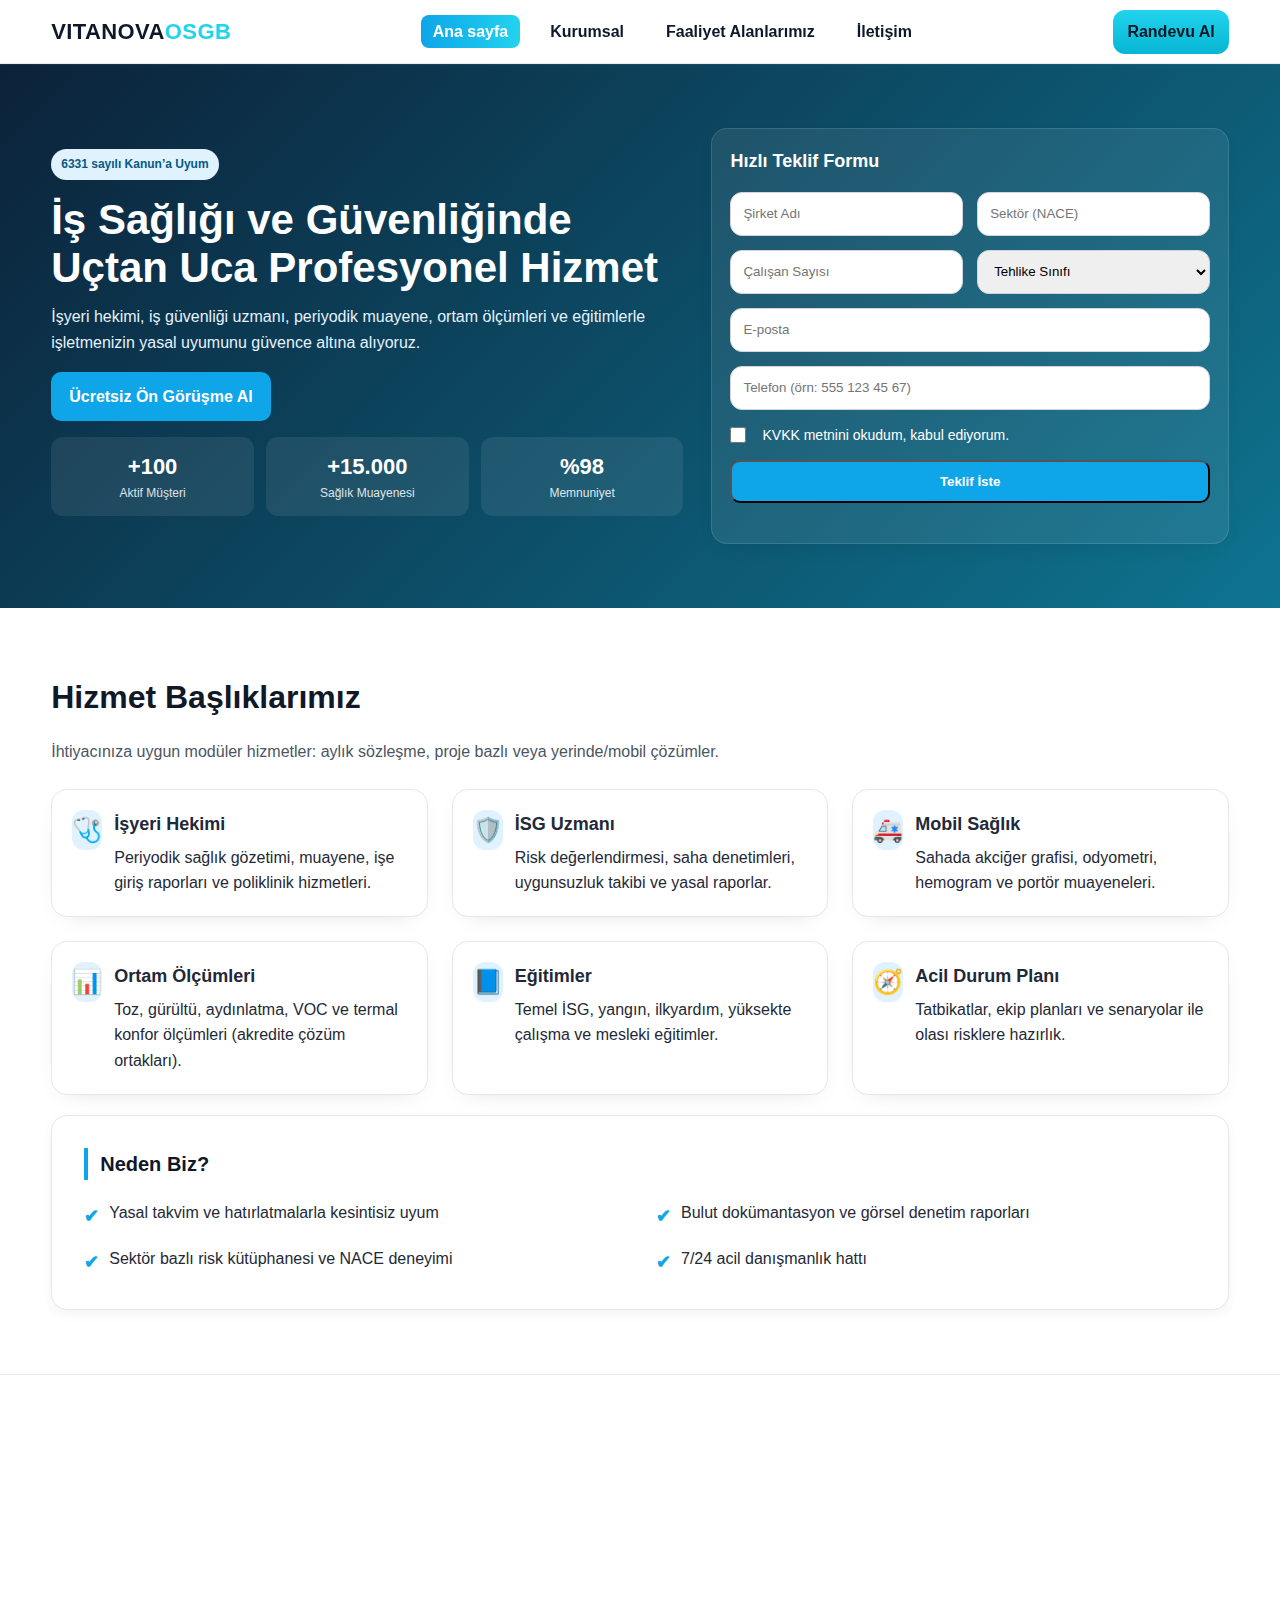
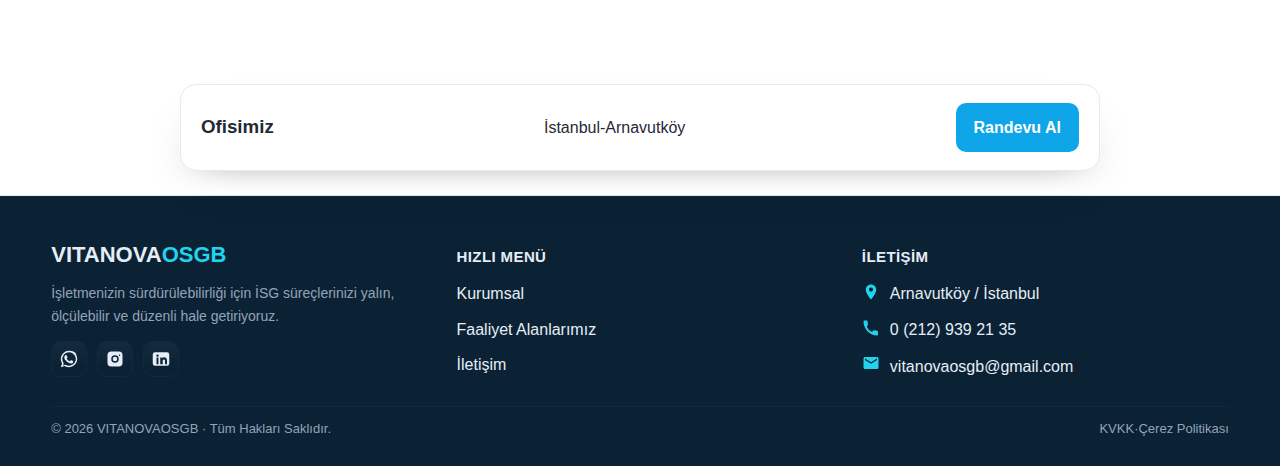
<file: index.html>
<!DOCTYPE html>
<html lang="tr">

<head>
    <meta charset="utf-8" />
    <meta name="viewport" content="width=device-width,initial-scale=1" />
    <title>OSGB Kurumsal – Ana Sayfa</title>
    <meta name="description"
        content="İşyeri hekimi, İSG uzmanı, mobil sağlık, risk analizi ve eğitimler. Yasal uyum ve sürdürülebilir iş güvenliği çözümleri." />
    <link rel="stylesheet" href="css/style.css"><!-- global -->
    <link rel="stylesheet" href="css/layout.css">
    <link rel="icon" href="/favicon.ico" type="image/x-icon">
    <link rel="apple-touch-icon" href="/favicon.png">
    <!-- Google tag (gtag.js) -->
    <script async src="https://www.googletagmanager.com/gtag/js?id=G-REVSWELS8Q"></script>
    <script> window.dataLayer = window.dataLayer || []; function gtag() { dataLayer.push(arguments); } gtag('js', new Date()); gtag('config', 'G-REVSWELS8Q'); </script>
</head>

<body>
    <!-- Header -->
    <div id="header"></div>

    <!-- Hero -->
    <section class="hero">

        <div class="hero-bg" aria-hidden="true">
            <img src="images/isg_slide_13.jpg" alt="">
            <img src="images/isg_slide_12.jpg" alt="">
            <img src="images/isg_slide_1.jpg" alt="">           
            <img src="images/isg_slide_4.jpg" alt="">
            <img src="images/isg_slide_10.jpg" alt="">
            <img src="images/isg_slide_5.jpg" alt="">
            <img src="images/isg_slide_6.jpg" alt="">
            <img src="images/isg_slide_3.jpg" alt="">
            <img src="images/isg_slide_7.jpg" alt="">
            <img src="images/isg_slide_8.jpg" alt="">
            <img src="images/isg_slide_9.jpg" alt="">           
            <img src="images/isg_slide_11.jpg" alt="">   
        </div>

        <div class="container">
            <div>
                <span class="badge">6331 sayılı Kanun’a Uyum</span>
                <h1>İş Sağlığı ve Güvenliğinde <br />Uçtan Uca Profesyonel Hizmet</h1>
                <p>İşyeri hekimi, iş güvenliği uzmanı, periyodik muayene, ortam ölçümleri ve eğitimlerle
                    işletmenizin yasal uyumunu güvence altına alıyoruz.</p>
                <a class="btn" href="iletisim.html">Ücretsiz Ön Görüşme Al</a>
                <div class="kpis">
                    <div class="k">
                        <div class="n">+100</div>
                        <div class="t">Aktif Müşteri</div>
                    </div>
                    <div class="k">
                        <div class="n">+15.000</div>
                        <div class="t">Sağlık Muayenesi</div>
                    </div>
                    <div class="k">
                        <div class="n">%98</div>
                        <div class="t">Memnuniyet</div>
                    </div>
                </div>
            </div>
            <div class="card">
                <h3>Hızlı Teklif Formu</h3>
            
                <form id="hizliTeklifForm" class="form mt-16">
                    <div class="row">
                        <input name="sirket" required placeholder="Şirket Adı">
                        <input name="nace" placeholder="Sektör (NACE)">
                    </div>
            
                    <div class="row">
                        <input name="calisanSayisi" type="number" min="1" placeholder="Çalışan Sayısı">
                        <select name="tehlikeSinifi" required>
                            <option value="">Tehlike Sınıfı</option>
                            <option>Az Tehlikeli</option>
                            <option>Tehlikeli</option>
                            <option>Çok Tehlikeli</option>
                        </select>
                    </div>
            
                    <input name="email" type="email" placeholder="E-posta">
                    <input id="telefonInput" name="telefon" required placeholder="Telefon (örn: 555 123 45 67)"
                        pattern="^(\+90|0)?\s?5\d{2}\s?\d{3}\s?\d{2}\s?\d{2}$"
                        title="Lütfen geçerli bir telefon girin (örn:555 123 45 67)">
            
                    <label class="small kvkk">
                        <input type="checkbox" name="kvkk" value="Onaylıyorum" required>
                        KVKK metnini okudum, kabul ediyorum.
                    </label>
                    
                    <button class="btn" type="submit">Teklif İste</button>
                </form>
            
                <!-- Başarı / hata mesajı -->
                <div id="formMesaj" class="small muted"></div>
            </div>
        </div>
    </section>

    <!-- Hizmetler (Faaliyetlerden seçme) -->
    <section class="section">
        <div class="container">
            <h2>Hizmet Başlıklarımız</h2>
            <p class="lead">İhtiyacınıza uygun modüler hizmetler: aylık sözleşme, proje bazlı veya yerinde/mobil
                çözümler.</p>

            <div class="grid features">
                <div class="feature card">
                    <div class="icon">🩺</div>
                    <div>
                        <h3>İşyeri Hekimi</h3>
                        <p>Periyodik sağlık gözetimi, muayene, işe giriş raporları ve poliklinik hizmetleri.</p>
                    </div>
                </div>
                <div class="feature card">
                    <div class="icon">🛡️</div>
                    <div>
                        <h3>İSG Uzmanı</h3>
                        <p>Risk değerlendirmesi, saha denetimleri, uygunsuzluk takibi ve yasal raporlar.</p>
                    </div>
                </div>
                <div class="feature card">
                    <div class="icon">🚑</div>
                    <div>
                        <h3>Mobil Sağlık</h3>
                        <p>Sahada akciğer grafisi, odyometri, hemogram ve portör muayeneleri.</p>
                    </div>
                </div>
                <div class="feature card">
                    <div class="icon">📊</div>
                    <div>
                        <h3>Ortam Ölçümleri</h3>
                        <p>Toz, gürültü, aydınlatma, VOC ve termal konfor ölçümleri (akredite çözüm ortakları).</p>
                    </div>
                </div>
                <div class="feature card">
                    <div class="icon">📘</div>
                    <div>
                        <h3>Eğitimler</h3>
                        <p>Temel İSG, yangın, ilkyardım, yüksekte çalışma ve mesleki eğitimler.</p>
                    </div>
                </div>
                <div class="feature card">
                    <div class="icon">🧭</div>
                    <div>
                        <h3>Acil Durum Planı</h3>
                        <p>Tatbikatlar, ekip planları ve senaryolar ile olası risklere hazırlık.</p>
                    </div>
                </div>
            </div>

            <div class="neden-biz card">
                <h3>Neden Biz?</h3>
                <div class="neden-grid">
                    <div class="neden-item">
                        <span class="icon">✔</span>
                        <p>Yasal takvim ve hatırlatmalarla kesintisiz uyum</p>
                    </div>
                    <div class="neden-item">
                        <span class="icon">✔</span>
                        <p>Bulut dokümantasyon ve görsel denetim raporları</p>
                    </div>
                    <div class="neden-item">
                        <span class="icon">✔</span>
                        <p>Sektör bazlı risk kütüphanesi ve NACE deneyimi</p>
                    </div>
                    <div class="neden-item">
                        <span class="icon">✔</span>
                        <p>7/24 acil danışmanlık hattı</p>
                    </div>
                </div>
            </div>
        </div>
    </section>

    <section class="map-bleed">
        <iframe src="https://www.google.com/maps/embed?pb=!1m17!1m12!1m3!1d3002.4886273312213!2d28.72067637604957!3d41.189319571325726!2m3!1f0!2f0!3f0!3m2!1i1024!2i768!4f13.1!3m2!1m1!2zNDHCsDExJzIxLjYiTiAyOMKwNDMnMjMuNyJF!5e0!3m2!1str!2str!4v1755966247037!5m2!1str!2str" loading="lazy" allowfullscreen></iframe>
        <div class="floating-card">
            <h3>Ofisimiz</h3>
            <p>İstanbul-Arnavutköy</p>
            <a class="btn btn-primary" href="iletisim.html">Randevu Al</a>
        </div>
    </section>

    <!-- Footer -->
    <footer class="site-footer">
        <div class="f-container">
            <!-- COL-1 -->
            <section class="f-col f-brand">
                <a href="/" class="f-logo">VITANOVA<span>OSGB</span></a>
                <p class="f-tag">İşletmenizin sürdürülebilirliği için İSG süreçlerinizi yalın, ölçülebilir ve düzenli hale
                    getiriyoruz.</p>
                <div class="f-social">
                    <a href="https://wa.me/900000000000" aria-label="WhatsApp" target="_blank" rel="noopener">
                        <svg viewBox="0 0 24 24" width="18" height="18" fill="currentColor"
                            xmlns="http://www.w3.org/2000/svg">
                            <path
                                d="M20.5 3.5A11.9 11.9 0 0 0 12 1 11 11 0 0 0 1 12a11.3 11.3 0 0 0 1.7 6L1 23l5.2-1.6A11.2 11.2 0 0 0 12 23a11 11 0 0 0 11-11c0-3-1.3-5.7-2.5-8.5zM12 21a9 9 0 0 1-4.6-1.2l-.3-.2-3.1 1 1-3-.2-.3A9 9 0 1 1 12 21zm5.1-6.6c-.3-.1-1.7-.8-2-.9s-.5-.1-.7.2-.8.9-1 1.1-.4.2-.7.1a7.3 7.3 0 0 1-3.6-3.2c-.3-.5.3-.5.8-1.7 0-.2 0-.4-.1-.6l-.9-2.1c-.2-.5-.4-.5-.6-.5h-.5c-.2 0-.6.1-.9.4s-1.2 1.1-1.2 2.7 1.2 3.1 1.4 3.3a12.8 12.8 0 0 0 4.9 4c.7.3 1.3.5 1.7.6.7.2 1.3.1 1.8.1.6-.1 1.7-.7 1.9-1.4s.2-1.2.1-1.3-.2-.2-.5-.3z" />
                        </svg>
                    </a>
                    <a href="#" aria-label="Instagram">
                        <svg viewBox="0 0 24 24" width="18" height="18" fill="currentColor"
                            xmlns="http://www.w3.org/2000/svg">
                            <path
                                d="M7 2h10a5 5 0 0 1 5 5v10a5 5 0 0 1-5 5H7a5 5 0 0 1-5-5V7a5 5 0 0 1 5-5zm5 5a5 5 0 1 0 .001 10.001A5 5 0 0 0 12 7zm6-1a1 1 0 1 0 0 2 1 1 0 0 0 0-2zM12 9a3 3 0 1 1-.001 6.001A3 3 0 0 1 12 9z" />
                        </svg>
                    </a>
                    <a href="#" aria-label="LinkedIn">
                        <svg viewBox="0 0 24 24" width="18" height="18" fill="currentColor"
                            xmlns="http://www.w3.org/2000/svg">
                            <path
                                d="M4 3a3 3 0 0 0-3 3v12a3 3 0 0 0 3 3h16a3 3 0 0 0 3-3V6a3 3 0 0 0-3-3H4zm4.6 16H6V10h2.6v9zM7.3 9c-.9 0-1.6-.7-1.6-1.6C5.7 6.6 6.4 6 7.3 6s1.6.7 1.6 1.6S8.2 9 7.3 9zM20 19h-2.6v-4.5c0-1.1-.4-1.9-1.4-1.9-.8 0-1.3.5-1.6 1.1-.1.2-.1.5-.1.8V19H11V10h2.5v1.3c.3-.5 1.1-1.5 2.7-1.5 1.9 0 3.8 1.2 3.8 4.2V19z" />
                        </svg>
                    </a>
                </div>
            </section>
    
            <!-- COL-2 -->
            <nav class="f-col" role="navigation" aria-label="Hızlı Menü">
                <h4>Hızlı Menü</h4>
                <ul class="f-list">
                    <li><a href="/kurumsal.html">Kurumsal</a></li>
                    <li><a href="/faaliyetler.html">Faaliyet Alanlarımız</a></li>
                    <li><a href="/iletisim.html">İletişim</a></li>
                </ul>
            </nav>
    
            <!-- COL-3 -->
            <section class="f-col">
                <h4>İletişim</h4>
                <ul class="f-list f-contact">
                    <li><svg viewBox="0 0 24 24" aria-hidden="true">
                            <path
                                d="M12 2C8.1 2 5 5.1 5 9c0 5.2 7 13 7 13s7-7.8 7-13c0-3.9-3.1-7-7-7zm0 9.5A2.5 2.5 0 1 1 12 6a2.5 2.5 0 0 1 0 5.5z" />
                        </svg>Arnavutköy / İstanbul</li>
                    <li><svg viewBox="0 0 24 24" aria-hidden="true">
                            <path
                                d="M6.6 10.8c1.5 3 3.6 5.1 6.6 6.6l2.2-2.2c.3-.3.8-.4 1.1-.2 1.2.4 2.5.6 3.8.6.6 0 1 .4 1 1V21c0 .6-.4 1-1 1C10.4 22 2 13.6 2 3c0-.6.4-1 1-1h3.4c.6 0 1 .4 1 1 0 1.3.2 2.6.6 3.8.1.4 0 .8-.3 1.1L6.6 10.8z" />
                        </svg>0 (212) 939 21 35</li>
                    <li><svg viewBox="0 0 24 24" aria-hidden="true">
                            <path
                                d="M20 4H4c-1.1 0-2 .9-2 2v12c0 1.1.9 2 2 2h16c1.1 0 2-.9 2-2V6c0-1.1-.9-2-2-2zm0 4-8 5L4 8V6l8 5 8-5v2z" />
                        </svg><a href="mailto:vitanovaosgb@gmail.com">vitanovaosgb@gmail.com</a></li>
                </ul>
            </section>
        </div>
    
        <div class="f-bottom">
            <p>© <span id="year"></span> VITANOVAOSGB · Tüm Hakları Saklıdır.</p>
            <div class="f-bottom-links"><a href="/kvkk.html">KVKK</a><span>·</span><a href="/cerez.html">Çerez
                    Politikası</a></div>
        </div>
    </footer>
    <script>document.getElementById('year').textContent = new Date().getFullYear();</script>
    
</body>
<script src="/scripts/global.js"></script>
<script>

    document.getElementById("hizliTeklifForm").addEventListener("submit", async function (e) {
        e.preventDefault(); // yönlendirmeyi engelle
        const form = e.target;
        const data = new FormData(form);

        // 🔎 Telefon kontrolü
        const telefon = document.getElementById("telefonInput");
        const regex = /^(\+90|0)?\s?5\d{2}\s?\d{3}\s?\d{2}\s?\d{2}$/;
        
        if (!regex.test(telefon.value)) {
            alert("Lütfen geçerli bir telefon numarası giriniz. (örn:555 123 45 67)");
            telefon.focus();
            return;
        }

        try {
            const response = await fetch("https://formsubmit.co/ajax/vitanovaosgb@gmail.com", {
                method: "POST",
                body: data,
                headers: { "Accept": "application/json" }
            });

            const mesaj = document.getElementById("formMesaj");
            mesaj.style.display = "block";

            if (response.ok) {
                mesaj.style.color = "#16a34a";
                mesaj.textContent = "✅ Talebiniz alındı. En kısa sürede dönüş yapacağız.";
                form.reset();
            } else {
                // Hata içeriğini da gör
                const err = await response.text();
                mesaj.style.color = "#b91c1c";
                mesaj.textContent = "❌ Hata: " + err;
            }
        } catch (err) {
            const mesaj = document.getElementById("formMesaj");
            mesaj.style.display = "block";
            mesaj.style.color = "#b91c1c";
            mesaj.textContent = "⚠️ Bağlantı hatası. Lütfen internetinizi kontrol edin.";
        }
    });
</script>

</html>
</file>
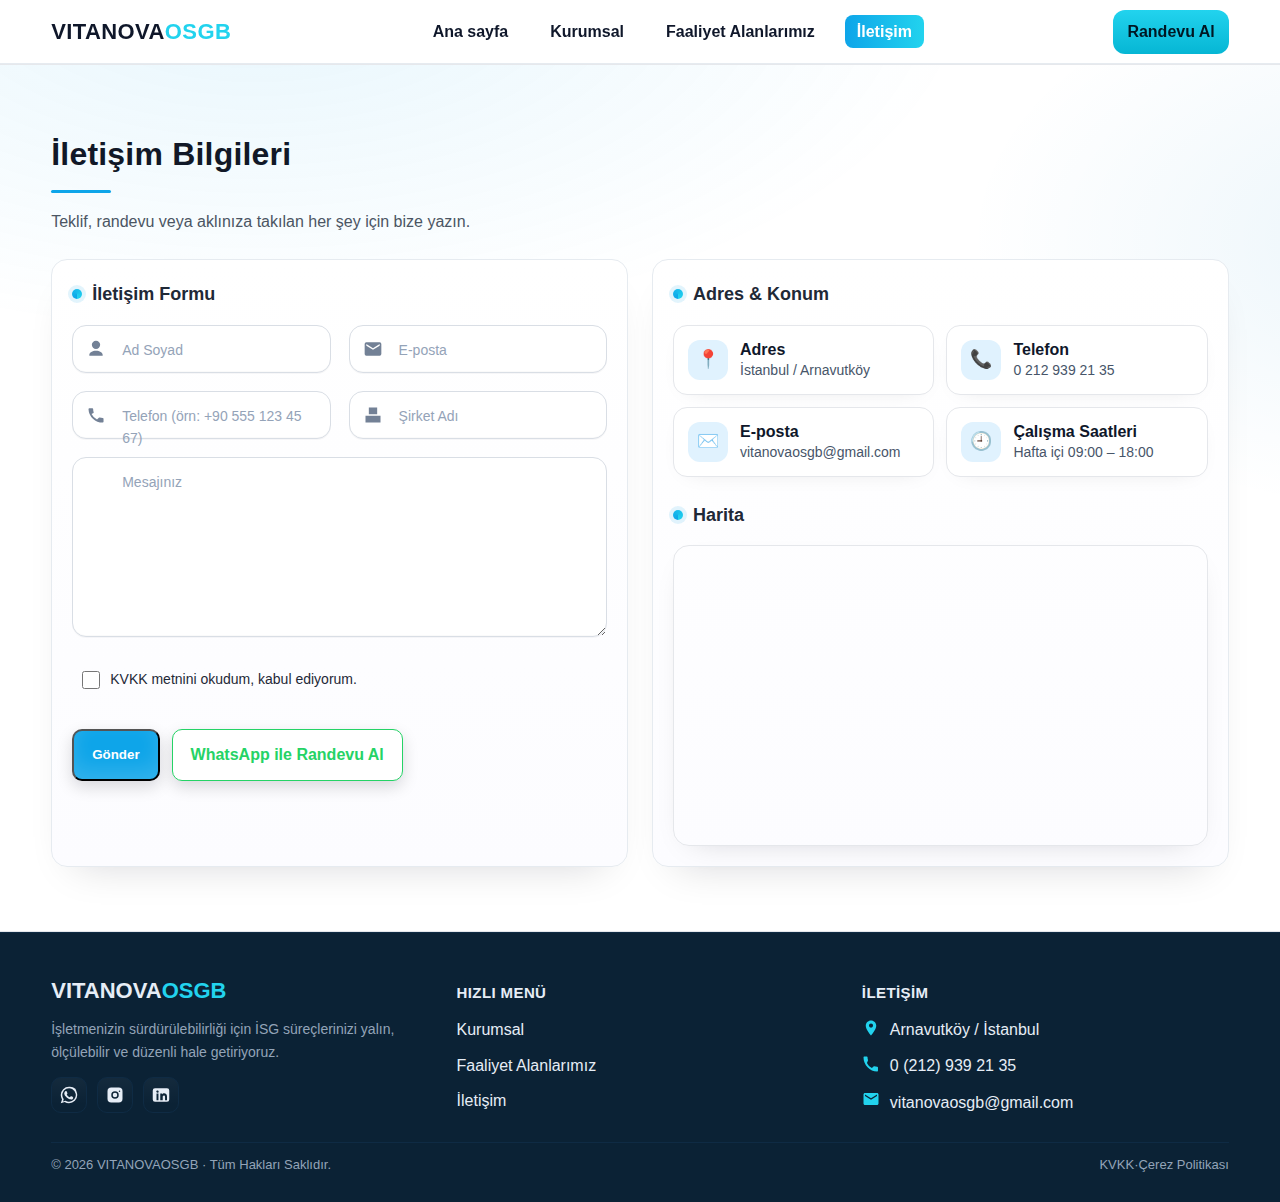
<file: iletisim.html>
<!DOCTYPE html>
<html lang="tr">

<head>
    <meta charset="utf-8" />
    <meta name="viewport" content="width=device-width,initial-scale=1" />
    <title>İletişim – ORNEKOSGB</title>
    <link rel="stylesheet" href="css/style.css" />
    <link rel="stylesheet" href="css/iletisim.css" />
    <link rel="stylesheet" href="css/layout.css" />   
    <script async src="https://www.googletagmanager.com/gtag/js?id=G-REVSWELS8Q"></script>
    <script> window.dataLayer = window.dataLayer || []; function gtag() { dataLayer.push(arguments); } gtag('js', new Date()); gtag('config', 'G-REVSWELS8Q'); </script>
</head>

<body>
    <div id="header"></div>

    <section class="section alt">
        <div class="container">
            <h2>İletişim Bilgileri</h2>
            <p class="lead">Teklif, randevu veya aklınıza takılan her şey için bize yazın.</p>

            <div class="grid" style="grid-template-columns: 1fr 1fr; gap:24px;">
                <!-- İletişim Formu -->
                <div class="card">
                    <h3>İletişim Formu</h3>
                
                    <form id="iletisimForm" class="form-modern mt-16" novalidate>
                        <div class="row">
                            <!-- Ad Soyad -->
                            <div class="fm-field">
                                <input class="fm-input" type="text" name="isim" placeholder=" " required>
                                <span class="fm-label">Ad Soyad</span>
                                <svg class="fm-ico" viewBox="0 0 24 24" fill="currentColor">
                                    <path d="M12 12a5 5 0 1 0-5-5 5 5 0 0 0 5 5zm0 2c-4.33 0-8 2.17-8 5v1h16v-1c0-2.83-3.67-5-8-5z" />
                                </svg>
                            </div>
                
                            <!-- E-posta -->
                            <div class="fm-field">
                                <input class="fm-input" type="email" name="email" placeholder=" " required>
                                <span class="fm-label">E‑posta</span>
                                <svg class="fm-ico" viewBox="0 0 24 24" fill="currentColor">
                                    <path
                                        d="M20 4H4a2 2 0 0 0-2 2v12a2 2 0 0 0 2 2h16a2 2 0 0 0 2-2V6a2 2 0 0 0-2-2zm0 4-8 5L4 8V6l8 5 8-5z" />
                                </svg>
                            </div>
                        </div>
                
                        <div class="row">
                            <!-- Telefon -->
                            <div class="fm-field">
                                <input id="telefonInput" class="fm-input" type="tel" name="telefon" placeholder=" " required
                                    pattern="^(\+90|0)?\s?5\d{2}\s?\d{3}\s?\d{2}\s?\d{2}$" title="örn: +90 555 123 45 67">
                                <span class="fm-label">Telefon (örn: +90 555 123 45 67)</span>
                                <svg class="fm-ico" viewBox="0 0 24 24" fill="currentColor">
                                    <path
                                        d="M6.62 10.79a15 15 0 0 0 6.59 6.59l2.2-2.2a1 1 0 0 1 1.05-.24 11.36 11.36 0 0 0 3.58.57 1 1 0 0 1 1 1v3.61a1 1 0 0 1-1 1A17 17 0 0 1 3 5a1 1 0 0 1 1-1h3.61a1 1 0 0 1 1 1 11.36 11.36 0 0 0 .57 3.58 1 1 0 0 1-.24 1.05z" />
                                </svg>
                            </div>
                
                            <!-- Şirket -->
                            <div class="fm-field">
                                <input class="fm-input" type="text" name="sirket" placeholder=" ">
                                <span class="fm-label">Şirket Adı</span>
                                <svg class="fm-ico" viewBox="0 0 24 24" fill="currentColor">
                                    <path d="M3 13h18v8H3zM7 3h10v8H7z" />
                                </svg>
                            </div>
                        </div>
                
                        <!-- Mesaj -->
                        <div class="fm-field">
                            <textarea class="fm-textarea" name="mesaj" placeholder=" " required></textarea>
                            <span class="fm-label">Mesajınız</span>
                        </div>
                
                        <!-- KVKK -->
                        <label class="small kvkk">
                            <input type="checkbox" name="kvkk" value="Onaylıyorum" required>
                            KVKK metnini okudum, kabul ediyorum.
                        </label>
                
                        <div class="actions">
                            <button class="btn" type="submit">Gönder</button>
                            <a class="btn btn-outline" target="_blank" rel="noopener"
                                href="https://wa.me/905345660678?text=Merhaba,%20randevu%20almak%20istiyorum.">
                                WhatsApp ile Randevu Al
                            </a>
                        </div>
                
                        <div id="formMesaj" class="small" style="display:none;"></div>
                
                        <!-- Formsubmit ayarları (AJAX ile göndereceğiz) -->
                        <input type="hidden" name="_subject" value="Web Sitesi İletişim Formu">
                        <input type="hidden" name="_template" value="table">
                        <input type="hidden" name="_captcha" value="false">
                    </form>
                </div>

                <!-- Harita + İrtibat -->
                <div class="card">
                    <h3>Adres & Konum</h3>
                    <div class="contact-cards mt-16">
                        <a class="cc-item" href="https://maps.app.goo.gl/rnuUX6fNMcpg7e5J6" target="_blank" rel="noopener">
                            <span class="cc-ico pin"></span>
                            <div class="cc-text">
                                <div class="cc-title">Adres</div>
                                <div class="cc-desc">İstanbul / Arnavutköy</div>
                            </div>
                        </a>
                    
                        <a class="cc-item" href="tel:+902129392135">
                            <span class="cc-ico phone"></span>
                            <div class="cc-text">
                                <div class="cc-title">Telefon</div>
                                <div class="cc-desc">0 212 939 21 35</div>
                            </div>
                        </a>
                    
                        <a class="cc-item" href="mailto:info@ornekosgb.com">
                            <span class="cc-ico mail"></span>
                            <div class="cc-text">
                                <div class="cc-title">E‑posta</div>
                                <div class="cc-desc">vitanovaosgb@gmail.com</div>
                            </div>
                        </a>
                    
                        <div class="cc-item">
                            <span class="cc-ico clock"></span>
                            <div class="cc-text">
                                <div class="cc-title">Çalışma Saatleri</div>
                                <div class="cc-desc">Hafta içi 09:00 – 18:00</div>
                            </div>
                        </div>
                    </div>

                    <h3 class="mt-24">Harita</h3>
                    <div class="map-wrap mt-16">
                        <!-- Google Maps Embed -->
                        <iframe src="https://www.google.com/maps/embed?pb=!1m17!1m12!1m3!1d3002.4886273312213!2d28.72067637604957!3d41.189319571325726!2m3!1f0!2f0!3f0!3m2!1i1024!2i768!4f13.1!3m2!1m1!2zNDHCsDExJzIxLjYiTiAyOMKwNDMnMjMuNyJF!5e0!3m2!1str!2str!4v1755966247037!5m2!1str!2str" width="100%" height="100%" style="border:0;" allowfullscreen=""
                            loading="lazy" referrerpolicy="no-referrer-when-downgrade"></iframe>
                    </div>
                </div>
            </div>
        </div>
    </section>

    <footer class="site-footer">
        <div class="f-container">
            <!-- COL-1 -->
            <section class="f-col f-brand">
                <a href="/" class="f-logo">VITANOVA<span>OSGB</span></a>
                <p class="f-tag">İşletmenizin sürdürülebilirliği için İSG süreçlerinizi yalın, ölçülebilir ve düzenli hale
                    getiriyoruz.</p>
                <div class="f-social">
                    <a href="https://wa.me/905345660678" aria-label="WhatsApp" target="_blank" rel="noopener">
                        <svg viewBox="0 0 24 24" width="18" height="18" fill="currentColor"
                            xmlns="http://www.w3.org/2000/svg">
                            <path
                                d="M20.5 3.5A11.9 11.9 0 0 0 12 1 11 11 0 0 0 1 12a11.3 11.3 0 0 0 1.7 6L1 23l5.2-1.6A11.2 11.2 0 0 0 12 23a11 11 0 0 0 11-11c0-3-1.3-5.7-2.5-8.5zM12 21a9 9 0 0 1-4.6-1.2l-.3-.2-3.1 1 1-3-.2-.3A9 9 0 1 1 12 21zm5.1-6.6c-.3-.1-1.7-.8-2-.9s-.5-.1-.7.2-.8.9-1 1.1-.4.2-.7.1a7.3 7.3 0 0 1-3.6-3.2c-.3-.5.3-.5.8-1.7 0-.2 0-.4-.1-.6l-.9-2.1c-.2-.5-.4-.5-.6-.5h-.5c-.2 0-.6.1-.9.4s-1.2 1.1-1.2 2.7 1.2 3.1 1.4 3.3a12.8 12.8 0 0 0 4.9 4c.7.3 1.3.5 1.7.6.7.2 1.3.1 1.8.1.6-.1 1.7-.7 1.9-1.4s.2-1.2.1-1.3-.2-.2-.5-.3z" />
                        </svg>
                    </a>
                    <a href="https://www.instagram.com/vitanovaosgb/" aria-label="Instagram">
                        <svg viewBox="0 0 24 24" width="18" height="18" fill="currentColor"
                            xmlns="http://www.w3.org/2000/svg">
                            <path
                                d="M7 2h10a5 5 0 0 1 5 5v10a5 5 0 0 1-5 5H7a5 5 0 0 1-5-5V7a5 5 0 0 1 5-5zm5 5a5 5 0 1 0 .001 10.001A5 5 0 0 0 12 7zm6-1a1 1 0 1 0 0 2 1 1 0 0 0 0-2zM12 9a3 3 0 1 1-.001 6.001A3 3 0 0 1 12 9z" />
                        </svg>
                    </a>
                    <a href="#" aria-label="LinkedIn">
                        <svg viewBox="0 0 24 24" width="18" height="18" fill="currentColor"
                            xmlns="http://www.w3.org/2000/svg">
                            <path
                                d="M4 3a3 3 0 0 0-3 3v12a3 3 0 0 0 3 3h16a3 3 0 0 0 3-3V6a3 3 0 0 0-3-3H4zm4.6 16H6V10h2.6v9zM7.3 9c-.9 0-1.6-.7-1.6-1.6C5.7 6.6 6.4 6 7.3 6s1.6.7 1.6 1.6S8.2 9 7.3 9zM20 19h-2.6v-4.5c0-1.1-.4-1.9-1.4-1.9-.8 0-1.3.5-1.6 1.1-.1.2-.1.5-.1.8V19H11V10h2.5v1.3c.3-.5 1.1-1.5 2.7-1.5 1.9 0 3.8 1.2 3.8 4.2V19z" />
                        </svg>
                    </a>
                </div>
            </section>
    
            <!-- COL-2 -->
            <nav class="f-col" role="navigation" aria-label="Hızlı Menü">
                <h4>Hızlı Menü</h4>
                <ul class="f-list">
                    <li><a href="/kurumsal.html">Kurumsal</a></li>
                    <li><a href="/faaliyetler.html">Faaliyet Alanlarımız</a></li>
                    <li><a href="/iletisim.html">İletişim</a></li>
                </ul>
            </nav>
    
            <!-- COL-3 -->
            <section class="f-col">
                <h4>İletişim</h4>
                <ul class="f-list f-contact">
                    <li><svg viewBox="0 0 24 24" aria-hidden="true">
                            <path
                                d="M12 2C8.1 2 5 5.1 5 9c0 5.2 7 13 7 13s7-7.8 7-13c0-3.9-3.1-7-7-7zm0 9.5A2.5 2.5 0 1 1 12 6a2.5 2.5 0 0 1 0 5.5z" />
                        </svg>Arnavutköy / İstanbul</li>
                    <li><svg viewBox="0 0 24 24" aria-hidden="true">
                            <path
                                d="M6.6 10.8c1.5 3 3.6 5.1 6.6 6.6l2.2-2.2c.3-.3.8-.4 1.1-.2 1.2.4 2.5.6 3.8.6.6 0 1 .4 1 1V21c0 .6-.4 1-1 1C10.4 22 2 13.6 2 3c0-.6.4-1 1-1h3.4c.6 0 1 .4 1 1 0 1.3.2 2.6.6 3.8.1.4 0 .8-.3 1.1L6.6 10.8z" />
                        </svg>0 (212) 939 21 35</li>
                    <li><svg viewBox="0 0 24 24" aria-hidden="true">
                            <path
                                d="M20 4H4c-1.1 0-2 .9-2 2v12c0 1.1.9 2 2 2h16c1.1 0 2-.9 2-2V6c0-1.1-.9-2-2-2zm0 4-8 5L4 8V6l8 5 8-5v2z" />
                        </svg><a href="mailto:vitanovaosgb@gmail.com">vitanovaosgb@gmail.com</a></li>
                </ul>
            </section>
        </div>
    
        <div class="f-bottom">
            <p>© <span id="year"></span> VITANOVAOSGB · Tüm Hakları Saklıdır.</p>
            <div class="f-bottom-links"><a href="/kvkk.html">KVKK</a><span>·</span><a href="/cerez.html">Çerez
                    Politikası</a></div>
        </div>
    </footer>
    <script>document.getElementById('year').textContent = new Date().getFullYear();</script>
    <script src="/scripts/global.js"></script>
    <script>

        // İletişim formu – AJAX gönderim (Formsubmit)  
        document.getElementById("iletisimForm").addEventListener("submit", async function (e) {
                e.preventDefault();
                const form = e.target;
                const data = new FormData(form);

                // Basit custom doğrulama: hatalı alanlara .fm-error sınıfı
                form.querySelectorAll(".fm-error").forEach(el => el.classList.remove("fm-error"));
                let invalid = false;
                form.querySelectorAll("[required]").forEach(inp => {
                    if (inp.type !== "checkbox" && !inp.value.trim()) { inp.closest(".fm-field")?.classList.add("fm-error"); invalid = true; }
                    if (inp.type === "checkbox" && !inp.checked) { inp.parentElement.classList.add("fm-error"); invalid = true; }
                });
                const tel = document.getElementById("telefonInput");
                const telRe = /^(\+90|0)?\s?5\d{2}\s?\d{3}\s?\d{2}\s?\d{2}$/;
                if (tel && !telRe.test(tel.value.trim())) { tel.closest(".fm-field").classList.add("fm-error"); invalid = true; }
                if (invalid) return;

                const msg = document.getElementById("formMesaj");
                msg.style.display = "block"; msg.style.color = "#64748b"; msg.textContent = "Gönderiliyor…";

                try {
                    const res = await fetch("https://formsubmit.co/ajax/vitanovaosgb@gmail.com", {
                        method: "POST", body: data, headers: { "Accept": "application/json" }
                    });
                    if (res.ok) {
                        msg.style.color = "#16a34a"; msg.textContent = "✅ Mesajınız alındı. En kısa sürede dönüş yapacağız.";
                        form.reset();
                    } else {
                        const err = await res.text();
                        msg.style.color = "#b91c1c"; msg.textContent = "❌ Hata: " + err;
                    }
                } catch (err) {
                    msg.style.color = "#b91c1c"; msg.textContent = "⚠️ Bağlantı hatası. Lütfen tekrar deneyin.";
                }
            });
    </script>
</body>

</html>
</file>
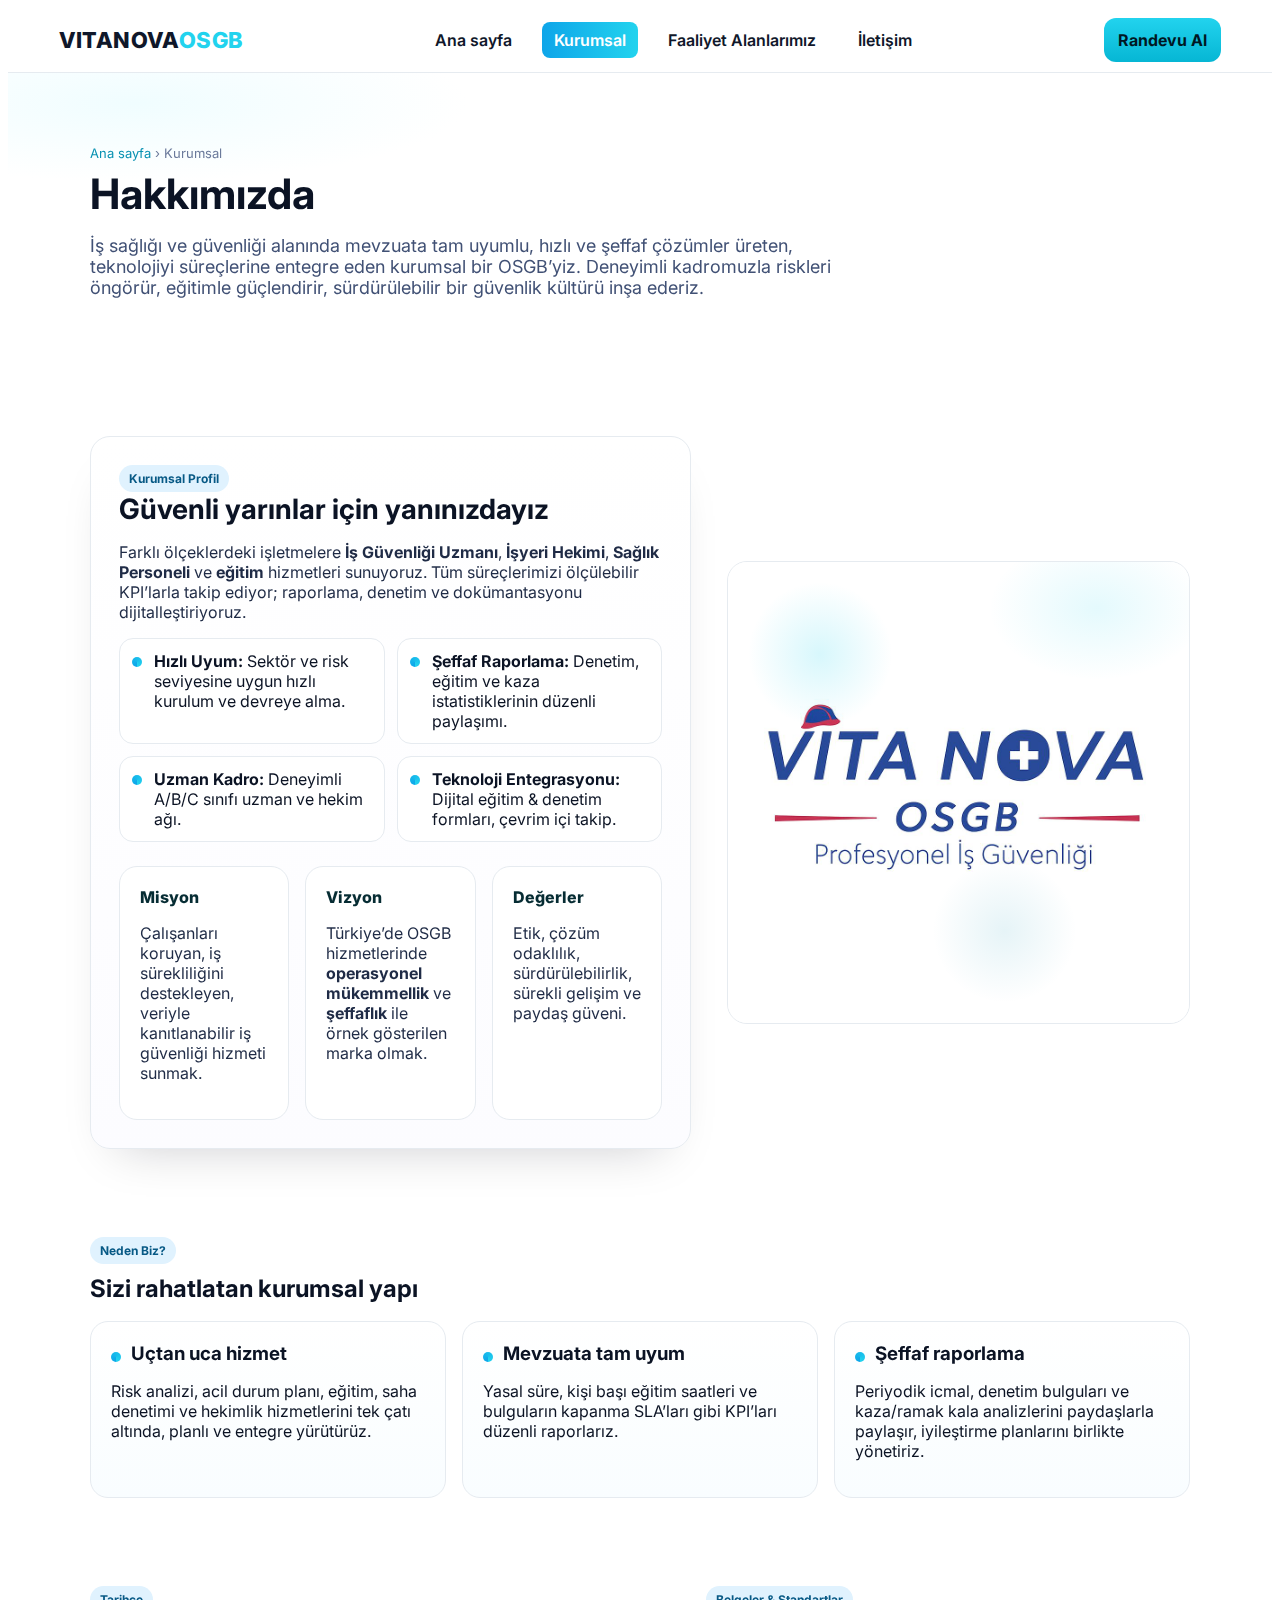
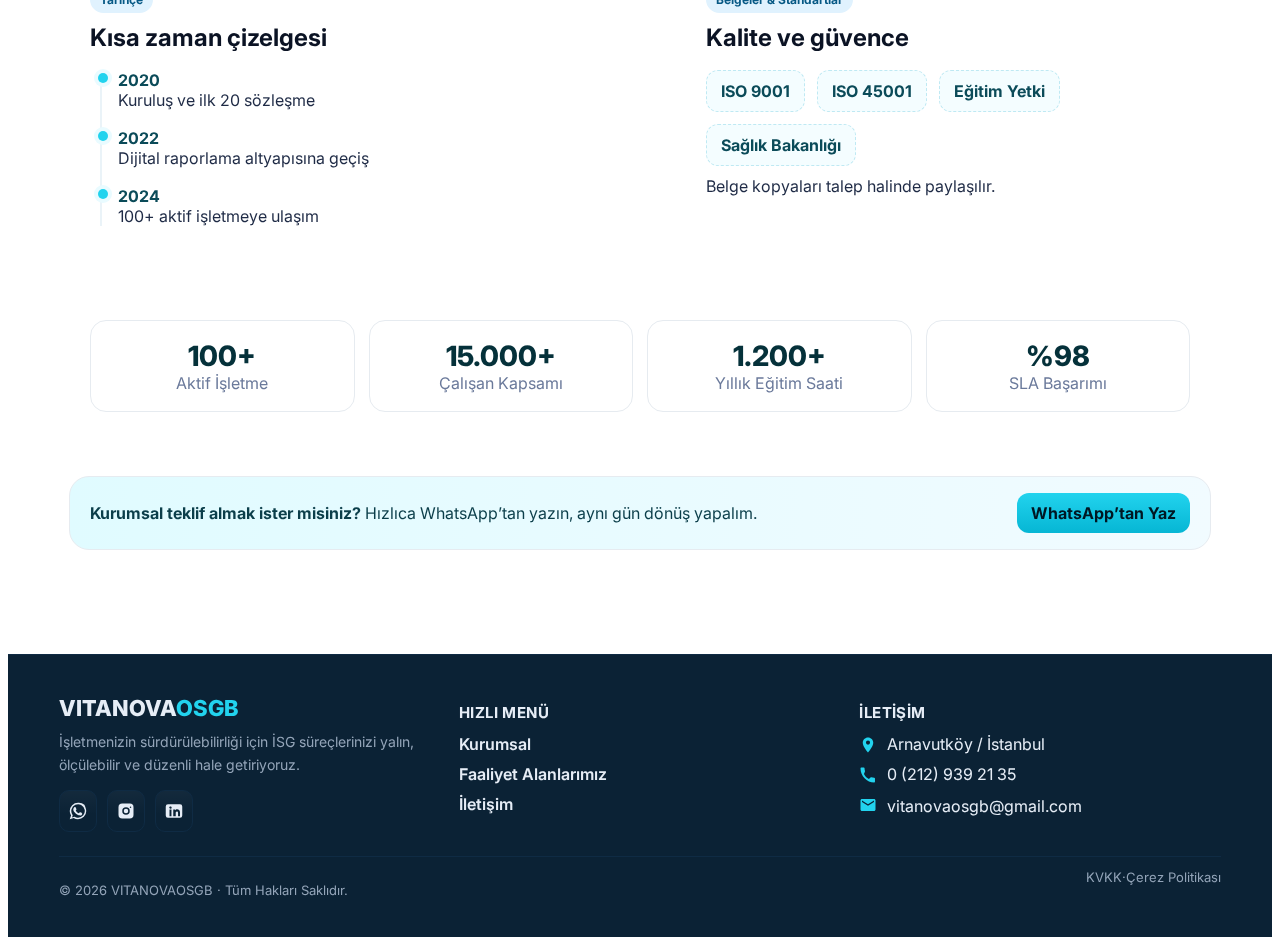
<file: kurumsal.html>
<!DOCTYPE html>
<html lang="tr">

<head>
    <meta charset="utf-8" />
    <meta name="viewport" content="width=device-width, initial-scale=1" />
    <title>Kurumsal – ORNEKOSGB</title>
    <link rel="preconnect" href="https://fonts.googleapis.com">
    <link rel="preconnect" href="https://fonts.gstatic.com" crossorigin>
    <link href="https://fonts.googleapis.com/css2?family=Inter:wght@400;500;600;700;800&display=swap" rel="stylesheet">
    <link rel="stylesheet" href="css/kurumsal.css"><!-- global -->
    <link rel="stylesheet" href="css/layout.css">
    <script async src="https://www.googletagmanager.com/gtag/js?id=G-REVSWELS8Q"></script>
    <script> window.dataLayer = window.dataLayer || []; function gtag() { dataLayer.push(arguments); } gtag('js', new Date()); gtag('config', 'G-REVSWELS8Q'); </script>
</head>

<body>    

    <div id="header" class="header-placeholder"></div>
    <!-- Hero -->
    <section class="hero">
        <div class="container">
            <div class="crumbs"><a href="index.html">Ana sayfa</a> › <span>Kurumsal</span></div>
            <h1>Hakkımızda</h1>
            <p>İş sağlığı ve güvenliği alanında mevzuata tam uyumlu, hızlı ve şeffaf çözümler üreten, teknolojiyi
                süreçlerine entegre eden kurumsal bir OSGB’yiz. Deneyimli kadromuzla riskleri öngörür, eğitimle
                güçlendirir, sürdürülebilir bir güvenlik kültürü inşa ederiz.</p>
        </div>
    </section>

    <!-- About split -->
    <section class="section">
        <div class="container about">
            <div class="card">
                <span class="badge">Kurumsal Profil</span>
                <h2>Güvenli yarınlar için yanınızdayız</h2>
                <p>Farklı ölçeklerdeki işletmelere <strong>İş Güvenliği Uzmanı</strong>, <strong>İşyeri Hekimi</strong>,
                    <strong>Sağlık Personeli</strong> ve <strong>eğitim</strong> hizmetleri sunuyoruz. Tüm süreçlerimizi
                    ölçülebilir KPI’larla takip ediyor; raporlama, denetim ve dokümantasyonu dijitalleştiriyoruz.</p>
                <div class="about-bullets">
                    <div class="bullet"><span class="dot"></span>
                        <div><strong>Hızlı Uyum:</strong> Sektör ve risk seviyesine uygun hızlı kurulum ve devreye alma.
                        </div>
                    </div>
                    <div class="bullet"><span class="dot"></span>
                        <div><strong>Şeffaf Raporlama:</strong> Denetim, eğitim ve kaza istatistiklerinin düzenli
                            paylaşımı.</div>
                    </div>
                    <div class="bullet"><span class="dot"></span>
                        <div><strong>Uzman Kadro:</strong> Deneyimli A/B/C sınıfı uzman ve hekim ağı.</div>
                    </div>
                    <div class="bullet"><span class="dot"></span>
                        <div><strong>Teknoloji Entegrasyonu:</strong> Dijital eğitim & denetim formları, çevrim içi
                            takip.</div>
                    </div>
                </div>
                <div class="kv">
                    <div class="kcard">
                        <div class="khead">Misyon</div>
                        <p>Çalışanları koruyan, iş sürekliliğini destekleyen, veriyle kanıtlanabilir iş güvenliği
                            hizmeti sunmak.</p>
                    </div>
                    <div class="kcard">
                        <div class="khead">Vizyon</div>
                        <p>Türkiye’de OSGB hizmetlerinde <strong>operasyonel mükemmellik</strong> ve
                            <strong>şeffaflık</strong> ile örnek gösterilen marka olmak.</p>
                    </div>
                    <div class="kcard">
                        <div class="khead">Değerler</div>
                        <p>Etik, çözüm odaklılık, sürdürülebilirlik, sürekli gelişim ve paydaş güveni.</p>
                    </div>
                </div>
            </div>
            <div class="about-illus" aria-hidden="true">
                <img src="images/vitanova.jpg" alt="Kurumsal görsel" />
            </div>
        </div>
    </section>

    <!-- Why Us -->
    <section class="section" style="padding-top:24px">
        <div class="container">
            <span class="badge">Neden Biz?</span>
            <h2 style="margin:10px 0 18px">Sizi rahatlatan kurumsal yapı</h2>
            <div class="why">
                <div class="item">
                    <h3><span class="dot"></span>Uçtan uca hizmet</h3>
                    <p>Risk analizi, acil durum planı, eğitim, saha denetimi ve hekimlik hizmetlerini tek çatı altında,
                        planlı ve entegre yürütürüz.</p>
                </div>
                <div class="item">
                    <h3><span class="dot"></span>Mevzuata tam uyum</h3>
                    <p>Yasal süre, kişi başı eğitim saatleri ve bulguların kapanma SLA’ları gibi KPI’ları düzenli
                        raporlarız.</p>
                </div>
                <div class="item">
                    <h3><span class="dot"></span>Şeffaf raporlama</h3>
                    <p>Periyodik icmal, denetim bulguları ve kaza/ramak kala analizlerini paydaşlarla paylaşır,
                        iyileştirme planlarını birlikte yönetiriz.</p>
                </div>
            </div>
        </div>
    </section>

    <!-- Timeline & Certificates -->
    <section class="section" style="padding-top:24px">
        <div class="container" style="display:grid;grid-template-columns:1.1fr .9fr;gap:24px">
            <div>
                <span class="badge">Tarihçe</span>
                <h2 style="margin:10px 0 18px">Kısa zaman çizelgesi</h2>
                <div class="timeline">
                    <div class="titem">
                        <div class="tdate">2020</div>
                        <div class="tdesc">Kuruluş ve ilk 20 sözleşme</div>
                    </div>
                    <div class="titem">
                        <div class="tdate">2022</div>
                        <div class="tdesc">Dijital raporlama altyapısına geçiş</div>
                    </div>
                    <div class="titem">
                        <div class="tdate">2024</div>
                        <div class="tdesc">100+ aktif işletmeye ulaşım</div>
                    </div>
                </div>
            </div>
            <div>
                <span class="badge">Belgeler & Standartlar</span>
                <h2 style="margin:10px 0 18px">Kalite ve güvence</h2>
                <div class="certs">
                    <div class="cert">ISO 9001</div>
                    <div class="cert">ISO 45001</div>
                    <div class="cert">Eğitim Yetki</div>
                    <div class="cert">Sağlık Bakanlığı</div>
                </div>
                <p style="color:var(--ink-700);margin-top:10px">Belge kopyaları talep halinde paylaşılır.</p>
            </div>
        </div>
    </section>

    <!-- Stats -->
    <section class="section" style="padding-top:12px">
        <div class="container stats">
            <div class="stat">
                <div class="num">100+</div>
                <div class="lbl">Aktif İşletme</div>
            </div>
            <div class="stat">
                <div class="num">15.000+</div>
                <div class="lbl">Çalışan Kapsamı</div>
            </div>
            <div class="stat">
                <div class="num">1.200+</div>
                <div class="lbl">Yıllık Eğitim Saati</div>
            </div>
            <div class="stat">
                <div class="num">%98</div>
                <div class="lbl">SLA Başarımı</div>
            </div>
        </div>
    </section>

    <!-- CTA Bar -->
    <section class="section" style="padding-top:0">
        <div class="container cta-bar">
            <p><strong>Kurumsal teklif almak ister misiniz?</strong> Hızlıca WhatsApp’tan yazın, aynı gün dönüş yapalım.
            </p>
            <a class="cta" href="https://wa.me/905555555555?text=Merhaba,%20kurumsal%20teklif%20almak%20istiyorum."
                target="_blank" rel="noopener">WhatsApp’tan Yaz</a>
        </div>
    </section>

    <!-- Footer (generic) -->
    <footer class="site-footer">
        <div class="f-container">
            <!-- COL-1 -->
            <section class="f-col f-brand">
                <a href="/" class="f-logo">VITANOVA<span>OSGB</span></a>
                <p class="f-tag">İşletmenizin sürdürülebilirliği için İSG süreçlerinizi yalın, ölçülebilir ve düzenli hale
                    getiriyoruz.</p>
                <div class="f-social">
                    <a href="https://wa.me/900000000000" aria-label="WhatsApp" target="_blank" rel="noopener">
                        <svg viewBox="0 0 24 24" width="18" height="18" fill="currentColor"
                            xmlns="http://www.w3.org/2000/svg">
                            <path
                                d="M20.5 3.5A11.9 11.9 0 0 0 12 1 11 11 0 0 0 1 12a11.3 11.3 0 0 0 1.7 6L1 23l5.2-1.6A11.2 11.2 0 0 0 12 23a11 11 0 0 0 11-11c0-3-1.3-5.7-2.5-8.5zM12 21a9 9 0 0 1-4.6-1.2l-.3-.2-3.1 1 1-3-.2-.3A9 9 0 1 1 12 21zm5.1-6.6c-.3-.1-1.7-.8-2-.9s-.5-.1-.7.2-.8.9-1 1.1-.4.2-.7.1a7.3 7.3 0 0 1-3.6-3.2c-.3-.5.3-.5.8-1.7 0-.2 0-.4-.1-.6l-.9-2.1c-.2-.5-.4-.5-.6-.5h-.5c-.2 0-.6.1-.9.4s-1.2 1.1-1.2 2.7 1.2 3.1 1.4 3.3a12.8 12.8 0 0 0 4.9 4c.7.3 1.3.5 1.7.6.7.2 1.3.1 1.8.1.6-.1 1.7-.7 1.9-1.4s.2-1.2.1-1.3-.2-.2-.5-.3z" />
                        </svg>
                    </a>
                    <a href="#" aria-label="Instagram">
                        <svg viewBox="0 0 24 24" width="18" height="18" fill="currentColor"
                            xmlns="http://www.w3.org/2000/svg">
                            <path
                                d="M7 2h10a5 5 0 0 1 5 5v10a5 5 0 0 1-5 5H7a5 5 0 0 1-5-5V7a5 5 0 0 1 5-5zm5 5a5 5 0 1 0 .001 10.001A5 5 0 0 0 12 7zm6-1a1 1 0 1 0 0 2 1 1 0 0 0 0-2zM12 9a3 3 0 1 1-.001 6.001A3 3 0 0 1 12 9z" />
                        </svg>
                    </a>
                    <a href="#" aria-label="LinkedIn">
                        <svg viewBox="0 0 24 24" width="18" height="18" fill="currentColor"
                            xmlns="http://www.w3.org/2000/svg">
                            <path
                                d="M4 3a3 3 0 0 0-3 3v12a3 3 0 0 0 3 3h16a3 3 0 0 0 3-3V6a3 3 0 0 0-3-3H4zm4.6 16H6V10h2.6v9zM7.3 9c-.9 0-1.6-.7-1.6-1.6C5.7 6.6 6.4 6 7.3 6s1.6.7 1.6 1.6S8.2 9 7.3 9zM20 19h-2.6v-4.5c0-1.1-.4-1.9-1.4-1.9-.8 0-1.3.5-1.6 1.1-.1.2-.1.5-.1.8V19H11V10h2.5v1.3c.3-.5 1.1-1.5 2.7-1.5 1.9 0 3.8 1.2 3.8 4.2V19z" />
                        </svg>
                    </a>
                </div>
            </section>
    
            <!-- COL-2 -->
            <nav class="f-col" role="navigation" aria-label="Hızlı Menü">
                <h4>Hızlı Menü</h4>
                <ul class="f-list">
                    <li><a href="/kurumsal.html">Kurumsal</a></li>
                    <li><a href="/faaliyetler.html">Faaliyet Alanlarımız</a></li>
                    <li><a href="/iletisim.html">İletişim</a></li>
                </ul>
            </nav>
    
            <!-- COL-3 -->
            <section class="f-col">
                <h4>İletişim</h4>
                <ul class="f-list f-contact">
                    <li><svg viewBox="0 0 24 24" aria-hidden="true">
                            <path
                                d="M12 2C8.1 2 5 5.1 5 9c0 5.2 7 13 7 13s7-7.8 7-13c0-3.9-3.1-7-7-7zm0 9.5A2.5 2.5 0 1 1 12 6a2.5 2.5 0 0 1 0 5.5z" />
                        </svg>Arnavutköy / İstanbul</li>
                    <li><svg viewBox="0 0 24 24" aria-hidden="true">
                            <path
                                d="M6.6 10.8c1.5 3 3.6 5.1 6.6 6.6l2.2-2.2c.3-.3.8-.4 1.1-.2 1.2.4 2.5.6 3.8.6.6 0 1 .4 1 1V21c0 .6-.4 1-1 1C10.4 22 2 13.6 2 3c0-.6.4-1 1-1h3.4c.6 0 1 .4 1 1 0 1.3.2 2.6.6 3.8.1.4 0 .8-.3 1.1L6.6 10.8z" />
                        </svg>0 (212) 939 21 35</li>
                    <li><svg viewBox="0 0 24 24" aria-hidden="true">
                            <path
                                d="M20 4H4c-1.1 0-2 .9-2 2v12c0 1.1.9 2 2 2h16c1.1 0 2-.9 2-2V6c0-1.1-.9-2-2-2zm0 4-8 5L4 8V6l8 5 8-5v2z" />
                        </svg><a href="mailto:vitanovaosgb@gmail.com">vitanovaosgb@gmail.com</a></li>
                </ul>
            </section>
        </div>
    
        <div class="f-bottom">
            <p>© <span id="year"></span> VITANOVAOSGB · Tüm Hakları Saklıdır.</p>
            <div class="f-bottom-links"><a href="/kvkk.html">KVKK</a><span>·</span><a href="/cerez.html">Çerez
                    Politikası</a></div>
        </div>
    </footer>
    <script>document.getElementById('year').textContent = new Date().getFullYear();</script>
</body>

<script src="/scripts/global.js"></script>
<script>

    document.querySelectorAll('.logo').forEach(el => {
        el.addEventListener('click', () => { window.location.href = 'index.html'; });
    });
    // Yıl
    document.getElementById('y').textContent = new Date().getFullYear();


</script>

</html>
</file>
<file: css/layout.css>
:root {
    --header-h: 64px;
    --brand-1: #0ea5e9;
    --brand-2: #22d3ee;
}

.site-header {
    position: sticky;
    top: 0;
    z-index: 50;
    background: #fff;
    /* beyaz zemin */
    border-bottom: 1px solid #e6ebf0;
    height: var(--header-h);
}

/* kapsayıcı */
.h-container {
    width: min(1200px, 92%);
    margin-inline: auto;
    display: flex;
    align-items: center;
    justify-content: space-between;
    gap: 20px;
    height: 100%;
}

/* logo */
.h-logo {
    font-weight: 800;
    font-size: 22px;
    letter-spacing: 0.4px;
    color: #0f172a;
    /* koyu renk → görünür */
    text-decoration: none;
    cursor: pointer;
}

.h-logo span {
    color: #22d3ee;
    /* markanın rengi */
}

/* menü */
.h-menu ul {
    list-style: none;
    display: flex;
    gap: 18px;
    margin: 0;
    padding: 0;
}

.site-header .h-menu a {
    color: #0f172a;
    /* koyu renk → görünür */
    text-decoration: none;
    font-weight: 600;
    padding: 8px 12px;
    border-radius: 8px;
    transition: background .2s ease, color .2s ease;
}

.site-header .h-menu a:hover,
.site-header .h-menu a.is-active {
    background: linear-gradient(90deg, var(--brand-1), var(--brand-2));
    color: #fff
}

/* CTA buton */
.h-cta {
    display: inline-flex;
    align-items: center;
    justify-content: center;
    height: calc(var(--header-h) - 20px);
    padding: 0 14px;
    border-radius: 12px;
    font-weight: 700;
    background: linear-gradient(180deg, #22d3ee, #06b6d4);
    color: #001723;
    /* koyu → kontrast var */
    text-decoration: none;
}

.h-cta:hover {
    transform: translateY(-2px);
    opacity: .9;
}

:root {
    --footer-bg: #0b2235;
    --footer-fg: #e6edf6;
    --footer-muted: #93a4b8;
    --footer-accent: #22d3ee;
    --footer-border: #0f2b44;
}

.site-footer {
    background: var(--footer-bg);
    color: var(--footer-fg);
    border-top: 1px solid var(--footer-border);
    padding: 40px 0 26px;
}

/* güvenli grid: yan sütunlar kaybolmaz */
.site-footer .f-container {
    width: min(1200px, 92%);
    margin-inline: auto;
    display: grid;
    grid-template-columns: repeat(auto-fit, minmax(240px, 1fr));
    gap: clamp(20px, 3vw, 48px);
}

/* başlıklar */
.site-footer h4 {
    font-size: 15px;
    text-transform: uppercase;
    letter-spacing: .4px;
    margin: 8px 0 12px;
    color: var(--footer-fg);
}

/* marka */
.site-footer .f-logo {
    font-weight: 800;
    font-size: 22px;
    color: var(--footer-fg);
    text-decoration: none;
}

.site-footer .f-logo span {
    color: var(--footer-accent);
}

.site-footer .f-tag {
    margin: 10px 0 14px;
    font-size: 14px;
    color: var(--footer-muted);
    line-height: 1.6;
    max-width: 46ch;
}

/* listeler & linkler */
.site-footer .f-list {
    list-style: none;
    margin: 0;
    padding: 0;
    display: grid;
    gap: 10px;
}

.site-footer a {
    color: var(--footer-fg);
    text-decoration: none;
    position: relative;
    padding: 2px 0;
}

.site-footer a::after {
    content: "";
    position: absolute;
    left: 0;
    bottom: -2px;
    height: 2px;
    width: 0;
    background: var(--footer-accent);
    transition: width .25s;
}

.site-footer a:hover {
    color: var(--footer-accent);
}

.site-footer a:hover::after {
    width: 100%;
}

/* iletişim satırı */
.site-footer .f-contact li {
    display: flex;
    align-items: flex-start;
    gap: 10px;
    color: var(--footer-fg);
}

.site-footer .f-contact svg {
    width: 18px;
    height: 18px;
    flex: 0 0 18px;
    margin-top: 2px;
    fill: var(--footer-accent);
}

/* sosyal */
.site-footer .f-social {
    display: flex;
    gap: 10px;
    margin-top: 6px;
}

.site-footer .f-social a {
    width: 36px;
    height: 36px;
    border: 1px solid var(--footer-border);
    border-radius: 10px;
    display: inline-flex;
    align-items: center;
    justify-content: center;
    color: var(--footer-fg);
    transition: transform .18s, border-color .18s, color .18s, box-shadow .18s;
    background: radial-gradient(120px 40px at 50% -40%, rgba(255, 255, 255, .06), transparent);
}

.site-footer .f-social a:hover {
    color: var(--footer-accent);
    border-color: var(--footer-accent);
    transform: translateY(-2px);
    box-shadow: 0 6px 20px -10px rgba(34, 211, 238, .5);
}

.site-footer .f-social svg {
    width: 18px;
    height: 18px;
    display: block;
}

.site-footer .f-col {
    min-width: 0;
}

/* alt şerit */
.site-footer .f-bottom {
    width: min(1200px, 92%);
    margin-inline: auto;
    margin-top: 24px;
    padding-top: 12px;
    border-top: 1px solid var(--footer-border);
    display: flex;
    justify-content: space-between;
    gap: 14px;
    color: var(--footer-muted);
    font-size: 13px;
}

.site-footer .f-bottom a {
    color: var(--footer-muted);
}

.site-footer .f-bottom a:hover {
    color: var(--footer-fg);
}

@media (max-width:640px) {
    .site-footer .f-bottom {
        flex-direction: column;
        align-items: flex-start;
    }
}
</file>
<file: css/iletisim.css>
.card {
     background: linear-gradient(180deg, #ffffff 0%, #fcfcff 100%);
     border: 1px solid #e6ebf0;
     box-shadow: 0 20px 40px -24px rgba(2, 6, 23, .18);
 }

 .card h3 {
     display: flex;
     align-items: center;
     gap: 10px;
 }

 .card h3::before {
     content: "";
     width: 10px;
     height: 10px;
     border-radius: 50%;
     background: conic-gradient(from 180deg, #0ea5e9, #22d3ee);
     box-shadow: 0 0 0 4px rgba(14, 165, 233, .12);
 }

 .section.alt {
     background:
         radial-gradient(1200px 600px at 20% -10%, rgba(14, 165, 233, .10), transparent 60%),
         radial-gradient(800px 500px at 110% 20%, rgba(2, 132, 199, .08), transparent 55%);
     border-top: 1px solid #e5e7eb;
     border-bottom: 1px solid #e5e7eb;
 }

 .section h2 {
     position: relative;
     font-weight: 800;
     letter-spacing: .2px;
 }

 .section h2::after {
     content: "";
     display: block;
     width: 60px;
     height: 3px;
     background: #0ea5e9;
     border-radius: 999px;
     margin-top: 10px;
 }

 /* Map */
 .map-wrap {
     aspect-ratio: 16/9;
     border-radius: 16px;
     overflow: hidden;
     border: 1px solid #e5e7eb;
     box-shadow: 0 10px 30px -20px rgba(2, 6, 23, .25);
     transition: transform .15s ease, box-shadow .15s ease;
 }

 .map-wrap:hover {
     transform: translateY(-2px);
     box-shadow: 0 16px 40px -20px rgba(2, 6, 23, .30);
 }

 /* Contact cards */
 .contact-cards {
     display: grid;
     grid-template-columns: 1fr;
     gap: 12px;
 }

 @media (min-width:640px) {
     .contact-cards {
         grid-template-columns: 1fr 1fr;
     }
 }

 .cc-item {
     display: flex;
     align-items: center;
     gap: 12px;
     padding: 14px;
     background: #fff;
     border: 1px solid #e5e7eb;
     border-radius: 14px;
     box-shadow: 0 6px 24px -16px rgba(2, 6, 23, .18);
     transition: transform .15s ease, box-shadow .15s ease, border-color .15s;
 }

 .cc-item:hover {
     transform: translateY(-2px);
     border-color: #bae6fd;
     box-shadow: 0 14px 28px -18px rgba(2, 6, 23, .25);
 }

 .cc-ico {
     flex: 0 0 40px;
     width: 40px;
     height: 40px;
     border-radius: 12px;
     display: grid;
     place-items: center;
     background: #e0f2fe;
     color: #075985;
     font-size: 18px;
     font-weight: 700;
 }

 .cc-ico.pin::before {
     content: "📍";
 }

 .cc-ico.phone::before {
     content: "📞";
 }

 .cc-ico.mail::before {
     content: "✉️";
 }

 .cc-ico.clock::before {
     content: "🕘";
 }

 .cc-text {
     line-height: 1.3;
 }

 .cc-title {
     font-weight: 700;
     color: #0f172a;
 }

 .cc-desc {
     color: #475569;
     font-size: 14px;
 }

 /* Inputs – genel */
 input,
 textarea,
 select {
     transition: border-color .15s ease, box-shadow .15s ease, background .15s ease;
     background: #fff;
 }

 input:focus,
 textarea:focus,
 select:focus {
     border-color: #0ea5e9;
     box-shadow: 0 0 0 5px rgba(14, 165, 233, .12);
 }

 textarea {
     border-radius: 14px;
 }

 /* Actions + buttons */
 .actions {
     display: flex;
     gap: 12px;
     flex-wrap: wrap;
     margin-top: 20px;
 }

 .btn {
     position: relative;
     overflow: hidden;
     box-shadow: inset 0 -10px 20px rgba(255, 255, 255, .15), 0 6px 16px rgba(2, 6, 23, .15);
 }

 .btn::after {
     content: "";
     position: absolute;
     inset: 0;
     opacity: 0;
     background: radial-gradient(600px 120px at 50% -30%, rgba(255, 255, 255, .4), transparent 60%);
     transition: opacity .2s ease;
 }

 .btn:hover::after {
     opacity: 1;
 }

 .btn-outline {
     background: #fff;
     color: #0ea5e9;
     border: 1px solid #0ea5e9;
 }

 .btn-outline:hover {
     opacity: .9;
 }

 .btn-outline[href*="wa.me"] {
     border-color: #25D366;
     color: #25D366;
 }

 .btn-outline[href*="wa.me"]:hover {
     background: #25D366;
     color: #fff;
 }

 /* Responsive grid helper for inline style templates */
 @media (max-width:900px) {
     .grid[style*="1fr 1fr"] {
         grid-template-columns: 1fr !important;
     }

     .actions {
         gap: 8px;
     }
 }

 /* === Modern Form === */
 .form-modern {
     display: grid;
     gap: 18px;
 }

 .form-modern .row {
     display: grid;
     grid-template-columns: 1fr 1fr;
     gap: 18px;
 }

 @media (max-width:900px) {
     .form-modern .row {
         grid-template-columns: 1fr;
     }
 }

 .fm-field {
     position: relative;
 }

 .fm-input,
 .fm-textarea,
 .fm-select {
     width: 100%;
     border: 1px solid #d9dee5;
     background: #fff;
     border-radius: 14px;
     padding: 16px 16px 14px 44px;
     font-size: 15px;
     transition: .18s ease;
     box-shadow: 0 1px 0 rgba(2, 6, 23, .03), inset 0 -1px 0 rgba(2, 6, 23, .02);
 }

 .fm-input,
 .fm-select {
     height: 48px;
 }

 .fm-textarea {
     min-height: 180px;
     padding-left: 16px;
 }

 .fm-select {
     padding-left: 44px;
     appearance: none;
     background-image:
         linear-gradient(45deg, transparent 50%, #64748b 50%),
         linear-gradient(135deg, #64748b 50%, transparent 50%),
         linear-gradient(#64748b, #64748b);
     background-position: calc(100% - 18px) 20px, calc(100% - 12px) 20px, calc(100% - 24px) 50%;
     background-size: 6px 6px, 6px 6px, 1px 18px;
     background-repeat: no-repeat;
 }

 /* Floating label */
 .fm-label {
     position: absolute;
     left: 44px;
     top: 14px;
     color: #94a3b8;
     font-size: 14px;
     pointer-events: none;
     transition: .18s ease;
     background: transparent;
     padding: 0 6px;
 }

 .fm-input:not(:placeholder-shown)~.fm-label,
 .fm-input:focus~.fm-label,
 .fm-textarea:not(:placeholder-shown)~.fm-label,
 .fm-textarea:focus~.fm-label,
 .fm-select:focus~.fm-label {
     top: -9px;
     left: 40px;
     font-size: 12px;
     color: #0ea5e9;
     background: #fff;
     box-shadow: 0 0 0 4px #fff;
     border-radius: 8px;
 }

 /* Leading icon */
 .fm-ico {
     position: absolute;
     left: 14px;
     top: 50%;
     transform: translateY(-50%);
     width: 20px;
     height: 20px;
     color: #64748b;
     opacity: .9;
     pointer-events: none;
 }

 /* States */
 .fm-error .fm-input,
 .fm-error .fm-textarea,
 .fm-error .fm-select {
     border-color: #ef4444;
     box-shadow: 0 0 0 6px rgba(239, 68, 68, .10);
 }

 .fm-help {
     font-size: 12px;
     color: #64748b;
 }

 .fm-error .fm-help {
     color: #b91c1c;
 }

 /* KVKK */
 .kvkk {
     display: inline-flex;
     align-items: center;
     gap: 10px;
     margin: 8px 0 2px;
     line-height: 1.35;
 }

 .kvkk input[type="checkbox"] {
     width: 18px;
     height: 18px;
     flex: 0 0 18px;
     margin: 0 0 0 10px;
     accent-color: #0ea5e9;
     border-radius: 4px;
 }

 /* Mesaj alanı geri bildirimi */
 #formMesaj {
     min-height: 22px;
 }
</file>
<file: css/kurumsal.css>
:root {
    --brand-500: #22d3ee;
    /* logo mavi/ciyan */
    --brand-600: #06b6d4;
    --brand-700: #0891b2;
    --ink-900: #0b1324;
    --ink-700: #1f2b46;
    --ink-500: #415175;
    --muted: #6b7a9b;
    --border: #e6ebf0;
    --bg: #f7fafc;
    --card: #ffffff;
    --grad-start: #e0f2fe;
    --grad-end: #ecfeff;
}

html,
body {
    font-family: Inter, system-ui, -apple-system, Segoe UI, Roboto, Arial, sans-serif;
    color: var(--ink-900);
    background: #fff;
}

.container {
    width: min(1100px, 92%);
    margin-inline: auto;
}

.section {
    padding: 64px 0;
}

.badge {
    display: inline-block;
    padding: 6px 10px;
    background: #e0f2fe;
    color: #075985;
    border-radius: 999px;
    font-size: 12px;
    font-weight: 700
}

/* Header (generic) */
header {
    position: sticky;
    top: 0;
    background: #fff;
    border-bottom: 1px solid var(--border);
    z-index: 50;
    backdrop-filter: saturate(120%) blur(4px)
}

.nav {
    display: flex;
    align-items: center;
    justify-content: space-between;
    gap: 20px;
    padding: 14px 0
}

.logo {
    font-weight: 800;
    font-size: 22px;
    letter-spacing: 0.4px;
    cursor: pointer
}

.logo span {
    color: var(--brand-500)
}

nav ul {
    display: flex;
    gap: 18px;
    flex-wrap: wrap
}

nav a {
    color: var(--ink-700);
    text-decoration: none;
    font-weight: 600;
    padding: 8px 12px;
    border-radius: 10px
}

nav a:hover {
    background: #f1fbff;
    color: #065f73
}

.cta {
    display: inline-flex;
    align-items: center;
    gap: 10px;
    background: linear-gradient(180deg, var(--brand-500), var(--brand-600));
    color: #001723;
    padding: 10px 14px;
    border-radius: 12px;
    text-decoration: none;
    font-weight: 700
}

/* Hero */
.hero {
    position: relative;
    padding: 72px 0 56px;
    background: radial-gradient(60% 60% at 10% 10%, #f0fdff 0%, #fff 44%),
        radial-gradient(50% 50% at 90% 10%, #f0f9ff 0%, #fff 46%)
}

.crumbs {
    font-size: 13px;
    color: var(--muted);
    margin-bottom: 10px
}

.crumbs a {
    color: var(--brand-700);
    text-decoration: none
}

.hero h1 {
    font-size: 42px;
    line-height: 1.1;
    margin: 6px 0 12px
}

.hero p {
    font-size: 18px;
    color: var(--ink-500);
    max-width: 780px
}

/* About split */
.about {
    display: grid;
    grid-template-columns: 1.3fr 1fr;
    gap: 36px;
    align-items: center
}

.about .card {
    background: linear-gradient(180deg, #ffffff, #fcfcff);
    border: 1px solid var(--border);
    border-radius: 20px;
    box-shadow: 0 24px 48px -28px rgba(2, 6, 23, .22);
    padding: 28px
}

.about h2 {
    font-size: 28px;
    margin: 0 0 12px
}

.about p {
    color: var(--ink-700)
}

.about-illus {
    position: relative;
    min-height: 280px;
    border: 1px solid var(--border);
    border-radius: 20px;
    overflow: hidden;
    background: linear-gradient(140deg, var(--grad-start), var(--grad-end));
}

.about-illus img {
    width: 100%;
    height: 100%;
    object-fit: cover;
    display: block;
}

.about-illus::after {
    content: "";
    position: absolute;
    inset: 0;
    background:
        radial-gradient(120px 120px at 20% 20%, rgba(34, 211, 238, .18), transparent 60%),
        radial-gradient(180px 120px at 80% 10%, rgba(34, 211, 238, .12), transparent 60%),
        radial-gradient(120px 120px at 60% 80%, rgba(8, 145, 178, .10), transparent 60%);
    mix-blend: multiply
}

.about-bullets {
    display: grid;
    grid-template-columns: repeat(2, minmax(0, 1fr));
    gap: 12px;
    margin-top: 16px
}

.bullet {
    display: flex;
    gap: 12px;
    align-items: flex-start;
    background: #fff;
    border: 1px solid var(--border);
    border-radius: 14px;
    padding: 12px
}

.dot {
    width: 10px;
    height: 10px;
    border-radius: 50%;
    background: conic-gradient(from 180deg, #0ea5e9, #22d3ee);
    margin-top: 6px;
    flex: 0 0 auto
}

/* Mission / Vision */
.kv {
    display: grid;
    grid-template-columns: repeat(3, 1fr);
    gap: 16px;
    margin-top: 24px
}

.kv .kcard {
    background: #fff;
    border: 1px solid var(--border);
    border-radius: 18px;
    padding: 20px
}

.khead {
    display: flex;
    align-items: center;
    gap: 10px;
    margin-bottom: 8px;
    font-weight: 800;
    color: #062c33
}

/* Why Us */
.why {
    display: grid;
    grid-template-columns: repeat(3, 1fr);
    gap: 16px
}

.why .item {
    background: linear-gradient(180deg, #fff, #f9fdff);
    border: 1px solid var(--border);
    border-radius: 18px;
    padding: 20px
}

.why h3 {
    display: flex;
    align-items: center;
    gap: 10px;
    margin: 0 0 8px
}

/* Timeline */
.timeline {
    position: relative;
    border-left: 2px solid #eaf3f8;
    margin-left: 10px;
    padding-left: 16px
}

.titem {
    position: relative;
    margin: 0 0 18px
}

.titem::before {
    content: "";
    position: absolute;
    left: -20px;
    top: 3px;
    width: 10px;
    height: 10px;
    border-radius: 50%;
    background: var(--brand-500);
    box-shadow: 0 0 0 4px #e9fbff
}

.tdate {
    font-weight: 700;
    color: #0b4b59
}

.tdesc {
    color: var(--ink-700)
}

/* Certificates */
.certs {
    display: flex;
    flex-wrap: wrap;
    gap: 12px
}

.cert {
    border: 1px dashed #bfe9f3;
    background: #f4fdff;
    border-radius: 12px;
    padding: 10px 14px;
    font-weight: 700;
    color: #0b4b59
}

/* Stats */
.stats {
    display: grid;
    grid-template-columns: repeat(4, 1fr);
    gap: 14px
}

.stat {
    background: #fff;
    border: 1px solid var(--border);
    border-radius: 16px;
    padding: 18px;
    text-align: center
}

.stat .num {
    font-size: 28px;
    font-weight: 800;
    color: #05313a
}

.stat .lbl {
    color: var(--muted)
}

/* CTA */
.cta-bar {
    display: flex;
    align-items: center;
    justify-content: space-between;
    gap: 16px;
    background: linear-gradient(90deg, #e0fbff, #f1fbff);
    border: 1px solid var(--border);
    border-radius: 20px;
    padding: 16px 20px
}

.cta-bar p {
    margin: 0;
    color: #0b3e4a
}

footer {
    margin-top: 40px;
    border-top: 1px solid var(--border);
    background: #fbfeff
}

/* Responsive */
@media (max-width: 920px) {
    .about {
        grid-template-columns: 1fr
    }

    .kv {
        grid-template-columns: 1fr 1fr
    }

    .why {
        grid-template-columns: 1fr 1fr
    }

    .stats {
        grid-template-columns: 1fr 1fr
    }
}

@media (max-width: 600px) {

    .kv,
    .why,
    .stats {
        grid-template-columns: 1fr
    }

    .hero h1 {
        font-size: 34px
    }
}
</file>
<file: css/style.css>
/* --------- Reset & Base --------- */
* {
    box-sizing: border-box;
    margin: 0;
    padding: 0;
}

html,
body {
    height: 100%;
}

body {
    font-family: Inter, Arial, Helvetica, sans-serif;
    color: #1f2937;
    background: #fff;
    line-height: 1.6;
}

a {
    color: inherit;
    text-decoration: none;
}

.container {
    width: min(1200px, 92%);
    margin: 0 auto;
}

.section {
    padding: 64px 0;
}

.section h2 {
    font-size: 32px;
    margin-bottom: 16px;
    color: #111827;
}

.section p.lead {
    color: #4b5563;
    margin-bottom: 24px;
}

.grid {
    display: grid;
    gap: 24px;
}

.btn {
    display: inline-block;
    padding: 12px 18px;
    border-radius: 10px;
    background: #0ea5e9;
    color: #fff;
    font-weight: 600;
    transition: .2s;
}

.btn:hover {
    transform: translateY(-1px);
    opacity: .95;
}

.badge {
    display: inline-block;
    padding: 6px 10px;
    background: #e0f2fe;
    color: #075985;
    border-radius: 999px;
    font-size: 12px;
    font-weight: 700;

    position: relative;
    top: -8px;
    margin-bottom: 8px;
}

/* --------- Header --------- */
header {
    position: sticky;
    top: 0;
    z-index: 50;
    background: #0b2239;
    color: #fff;
    box-shadow: 0 1px 0 rgba(255, 255, 255, .05);
}

.topbar {
    background: #083153;
    font-size: 14px;
}

.topbar .container {
    display: flex;
    justify-content: space-between;
    align-items: center;
    padding: 6px 0;
    opacity: .9;
}

nav .container {
    display: flex;
    align-items: center;
    justify-content: space-between;
    padding: 14px 0;
}

.logo {
    font-weight: 900;
    font-size: 20px;
    letter-spacing: .5px;
}

.menu {
    display: flex;
    gap: 18px;
}

.menu a {
    opacity: .9;
    padding: 8px 10px;
    border-radius: 8px;
}

.menu a.active,
.menu a:hover {
    background: rgba(255, 255, 255, .08);
}

/* --------- Hero --------- */
.hero {
    background: linear-gradient(135deg, #0b2239 0%, #0e7490 100%), url('banner.jpg') center/cover no-repeat;
    color: #fff;
}

.hero .container {
    display: grid;
    grid-template-columns: 1.1fr .9fr;
    gap: 28px;
    padding: 64px 0;
    align-items: center;
}

.hero h1 {
    font-size: 42px;
    line-height: 1.15;
    margin-bottom: 12px;
}

.hero p {
    color: #e5f2ff;
    margin-bottom: 16px;
}

.hero .card {
    background: rgba(255, 255, 255, .08);
    border: 1px solid rgba(255, 255, 255, .12);
    padding: 18px;
    border-radius: 16px;
}

.kpis {
    display: grid;
    grid-template-columns: repeat(3, 1fr);
    gap: 12px;
    margin-top: 16px;
}

.kpis .k {
    background: rgba(255, 255, 255, .08);
    padding: 12px;
    border-radius: 12px;
    text-align: center;
}

.k .n {
    font-size: 22px;
    font-weight: 900;
}

.k .t {
    font-size: 12px;
    opacity: .85
}

/* --------- Cards / Lists --------- */
.card {
    background: #fff;
    border: 1px solid #e5e7eb;
    border-radius: 16px;
    padding: 20px;
    box-shadow: 0 6px 24px -16px rgba(2, 6, 23, .25);
}

.card h3 {
    font-size: 18px;
    margin-bottom: 6px;
}

.icon {
    font-size: 24px;
}

/* --------- Feature grid --------- */
.features {
    grid-template-columns: repeat(3, 1fr);
}

.feature {
    display: flex;
    gap: 12px;
}

.feature .icon {
    width: 40px;
    height: 40px;
    display: grid;
    place-items: center;
    border-radius: 12px;
    background: #e0f2fe;
    color: #075985;
}


.site-header {
    background: #fff;
    border-bottom: 1px solid #e6ebf0;
}

.site-header .logo span {
    color: var(--brand-500);
}

/* --------- Footer --------- */
footer {
    background: #0b2239;
    color: #cbd5e1;
}

footer .cols {
    display: grid;
    grid-template-columns: 2fr 1fr 1fr;
    gap: 24px;
    padding: 36px 0;
}

footer h4 {
    color: #fff;
    margin-bottom: 10px;
}

.copy {
    border-top: 1px solid rgba(255, 255, 255, .1);
    padding: 14px 0;
    text-align: center;
    font-size: 14px;
    opacity: .9
}

/* --------- Tables / Logos --------- */
.logos {
    display: grid;
    grid-template-columns: repeat(5, 1fr);
    gap: 16px;
    align-items: center;
}

.logo-box {
    height: 64px;
    background: #f3f4f6;
    border: 1px solid #e5e7eb;
    border-radius: 12px;
    display: grid;
    place-items: center;
    color: #6b7280;
    font-weight: 700;
}

/* --------- Forms --------- */
.form {
    display: grid;
    gap: 14px;
}

.form .row {
    display: grid;
    grid-template-columns: 1fr 1fr;
    gap: 14px;
}

input,
textarea,
select {
    width: 100%;
    padding: 12px;
    border: 1px solid #d1d5db;
    border-radius: 12px;
    outline: none;
}

textarea {
    min-height: 140px;
    resize: vertical;
}

input:focus,
textarea:focus,
select:focus {
    border-color: #0ea5e9;
    box-shadow: 0 0 0 4px rgba(14, 165, 233, .1);
}

/* --------- Utilities --------- */
.muted {
    color: #6b7280;
}

.center {
    text-align: center;
}

.mt-16 {
    margin-top: 16px;
}

.mt-24 {
    margin-top: 24px;
}

.mt-32 {
    margin-top: 32px;
}

.small {
    font-size: 14px;
}


/* --- Form stabilizasyonu: buton kaymasını engelle --- */

/* 1) Butonda hover/transform kapat: */
.form .btn,
.form .btn:hover {
    transform: none !important;
}

/* 2) Input/textarea sabit boy ve boşluk: */
.form input,
.form select {
    height: 44px;
}

.form input[type="checkbox"],
.form input[type="radio"] {
    width: 16px;
    height: 16px;
    margin-right: 8px;
}
.form textarea {
    min-height: 140px;
}

/* 3) Satırlar hizalı ve sabit aralıklı kalsın: */
.form {
    display: grid;
    gap: 14px;
}

.form .row {
    display: grid;
    grid-template-columns: 1fr 1fr;
    gap: 14px;
}

/* 4) KVKK satırını hizala: */
.form .kvkk {
    display: flex;
    align-items: center;
    gap: 8px;
}

/* 5) Başarı/hata mesajı için yer ayır (layout shift olmasın): */
#formMesaj {
    min-height: 22px;
}

.neden-biz {
    padding: 32px;
    background: #fff;
    border-radius: 12px;
    box-shadow: 0 4px 12px rgba(0, 0, 0, 0.05);
    margin-top: 20px;
}

.neden-biz h3 {
    font-size: 20px;
    font-weight: 700;
    margin-bottom: 20px;
    border-left: 4px solid #0ea5e9;
    padding-left: 12px;
    color: #0f172a;
}

.neden-grid {
    display: grid;
    grid-template-columns: 1fr 1fr;
    gap: 16px 32px;
}

.neden-item {
    display: flex;
    align-items: flex-start;
    gap: 10px;
}

.neden-item .icon {
    color: #0ea5e9;
    font-weight: bold;
    font-size: 18px;
    margin-top: 2px;
}

/* .map-card {
    border: 1px solid #e6ebf0;
    border-radius: 20px;
    overflow: hidden;
    box-shadow: 0 20px 40px -24px rgba(2, 6, 23, .18);
}

.map-card iframe {
    display: block;
    width: 100%;
    height: 420px;
    border: 0;
} */

.map-bleed {
    width: 100vw;
    margin-left: calc(50% - 50vw);
    margin-right: calc(50% - 50vw);
    position: relative;
    border-top: 1px solid #e6ebf0;
    border-bottom: 1px solid #e6ebf0;
}

.map-bleed iframe {
    display: block;
    width: 100%;
    height: 420px;
    border: 0;
}

.map-bleed::before,
.map-bleed::after {
    content: "";
    position: absolute;
    left: 0;
    right: 0;
    height: 24px;
    pointer-events: none;
}

.map-bleed::before {
    top: 0;
    background: linear-gradient(#fff, transparent);
}

.map-bleed::after {
    bottom: 0;
    background: linear-gradient(transparent, #fff);
}

.floating-card {
    position: absolute;
    left: 50%;
    transform: translateX(-50%);
    bottom: 24px;
    width: min(920px, 92vw);
    background: #fff;
    border: 1px solid #e6ebf0;
    border-radius: 16px;
    padding: 18px 20px;
    box-shadow: 0 24px 48px -20px rgba(2, 6, 23, .25);
    display: flex;
    align-items: center;
    gap: 16px;
    justify-content: space-between;
}

@media (max-width: 720px) {
    .floating-card {
        flex-direction: column;
        align-items: flex-start;
        gap: 10px;
    }
}

/* === Brand renkleri (logoya göre ayarlanabilir) === */
:root {
    --brand-600: #0ea5e9;
    --brand-500: #22d3ee;
    --brand-700: #0b2239;
    --ink-900: #0f172a;
}

.btn {
    background: var(--brand-600);
}

.menu a.active,
.menu a:hover {
    background: rgba(255, 255, 255, .08);
}

/* === HERO: çoklu arka plan slideshow === */
.hero {
    position: relative;
    overflow: clip;
    background: linear-gradient(135deg, #0b2239 0%, #0e7490 100%);
    /* renkli degrade */
}

.hero .hero-bg {
    position: absolute;
    inset: 0;
    pointer-events: none;
    z-index: 0;
}

.hero .hero-bg img {
    position: absolute;
    inset: 0;
    width: 100%;
    height: 100%;
    object-fit: cover;
    opacity: 0;
    animation: heroFade 24s infinite;
    filter: saturate(1.05) contrast(1.02);
}

/* 4 görsel sırayla görünür */
.hero .hero-bg img:nth-child(1) {
    animation-delay: 0s;
}

.hero .hero-bg img:nth-child(2) {
    animation-delay: 6s;
}

.hero .hero-bg img:nth-child(3) {
    animation-delay: 12s;
}

.hero .hero-bg img:nth-child(4) {
    animation-delay: 18s;
}

.hero .hero-bg img:nth-child(5) {
    animation-delay: 24s;
}

.hero .hero-bg img:nth-child(6) {
    animation-delay: 30s;
}

.hero .hero-bg img:nth-child(7) {
    animation-delay: 36s;
}

.hero .hero-bg img:nth-child(8) {
    animation-delay: 42s;
}

.hero .hero-bg img:nth-child(9) {
    animation-delay: 48s;
}

.hero .hero-bg img:nth-child(10) {
    animation-delay: 54s;
}

.hero .hero-bg img:nth-child(11) {
    animation-delay: 60s;
}
.hero .hero-bg img:nth-child(12) {
    animation-delay: 66s;
}

@keyframes heroFade {
    0% {
        opacity: 0
    }

    6% {
        opacity: 1
    }

    24% {
        opacity: 1
    }

    30% {
        opacity: 0
    }

    100% {
        opacity: 0
    }
}

/* Hareket tercih etmeyenler için animasyonu kapat, ilk görseli sabitle */
@media (prefers-reduced-motion: reduce) {
    .hero .hero-bg img {
        animation: none;
    }

    .hero .hero-bg img:nth-child(1) {
        opacity: 1;
    }
}

/* HERO içerik üstte kalsın */
.hero>.container {
    position: relative;
    z-index: 1;
}

/* === Responsive iyileştirmeler === */

/* 1080↓: feature grid 3→2 kolona, KPI 3→3 kalır ama sıkışmaz */
@media (max-width:1080px) {
    .features {
        grid-template-columns: repeat(2, 1fr);
    }
}

/* 920↓: hero iki kolon → tek kolon, KPI 3→2, logos 5→3, map yüksekliği */
@media (max-width:920px) {
    .hero .container {
        grid-template-columns: 1fr;
        padding: 48px 0;
    }

    .kpis {
        grid-template-columns: repeat(2, 1fr);
        gap: 10px;
    }

    .logos {
        grid-template-columns: repeat(3, 1fr);
    }

    .map-bleed iframe {
        height: 360px;
    }
}

/* 720↓: feature grid 2→1, KPI 2→1, form satırları tek kolon, footer stack */
@media (max-width:720px) {
    .features {
        grid-template-columns: 1fr;
    }

    .kpis {
        grid-template-columns: 1fr;
    }

    .form .row {
        grid-template-columns: 1fr;
    }

    footer .cols {
        grid-template-columns: 1fr;
    }

    .hero h1 {
        font-size: 34px;
    }

    .hero p {
        font-size: 15px;
    }

    .map-bleed iframe {
        height: 320px;
    }
}

/* 520↓: logo alanları, buton ve badge mikro ayarlar */
@media (max-width:520px) {
    .badge {
        top: -4px;
    }

    .btn {
        padding: 11px 16px;
        border-radius: 10px;
    }

    .logos {
        grid-template-columns: repeat(2, 1fr);
    }
}

/* === Floating map kartı: küçük ekranda daha iyi istif === */
@media (max-width:920px) {
    .floating-card {
        width: min(680px, 94vw);
    }
}

@media (max-width:720px) {
    .floating-card {
        bottom: 16px;
        padding: 14px 16px;
    }
}

/* Küçük dokunuşlar */
.feature .icon {
    background: #e0f2fe;
    color: #075985;
}

.card {
    border-radius: 16px;
}
</file>
